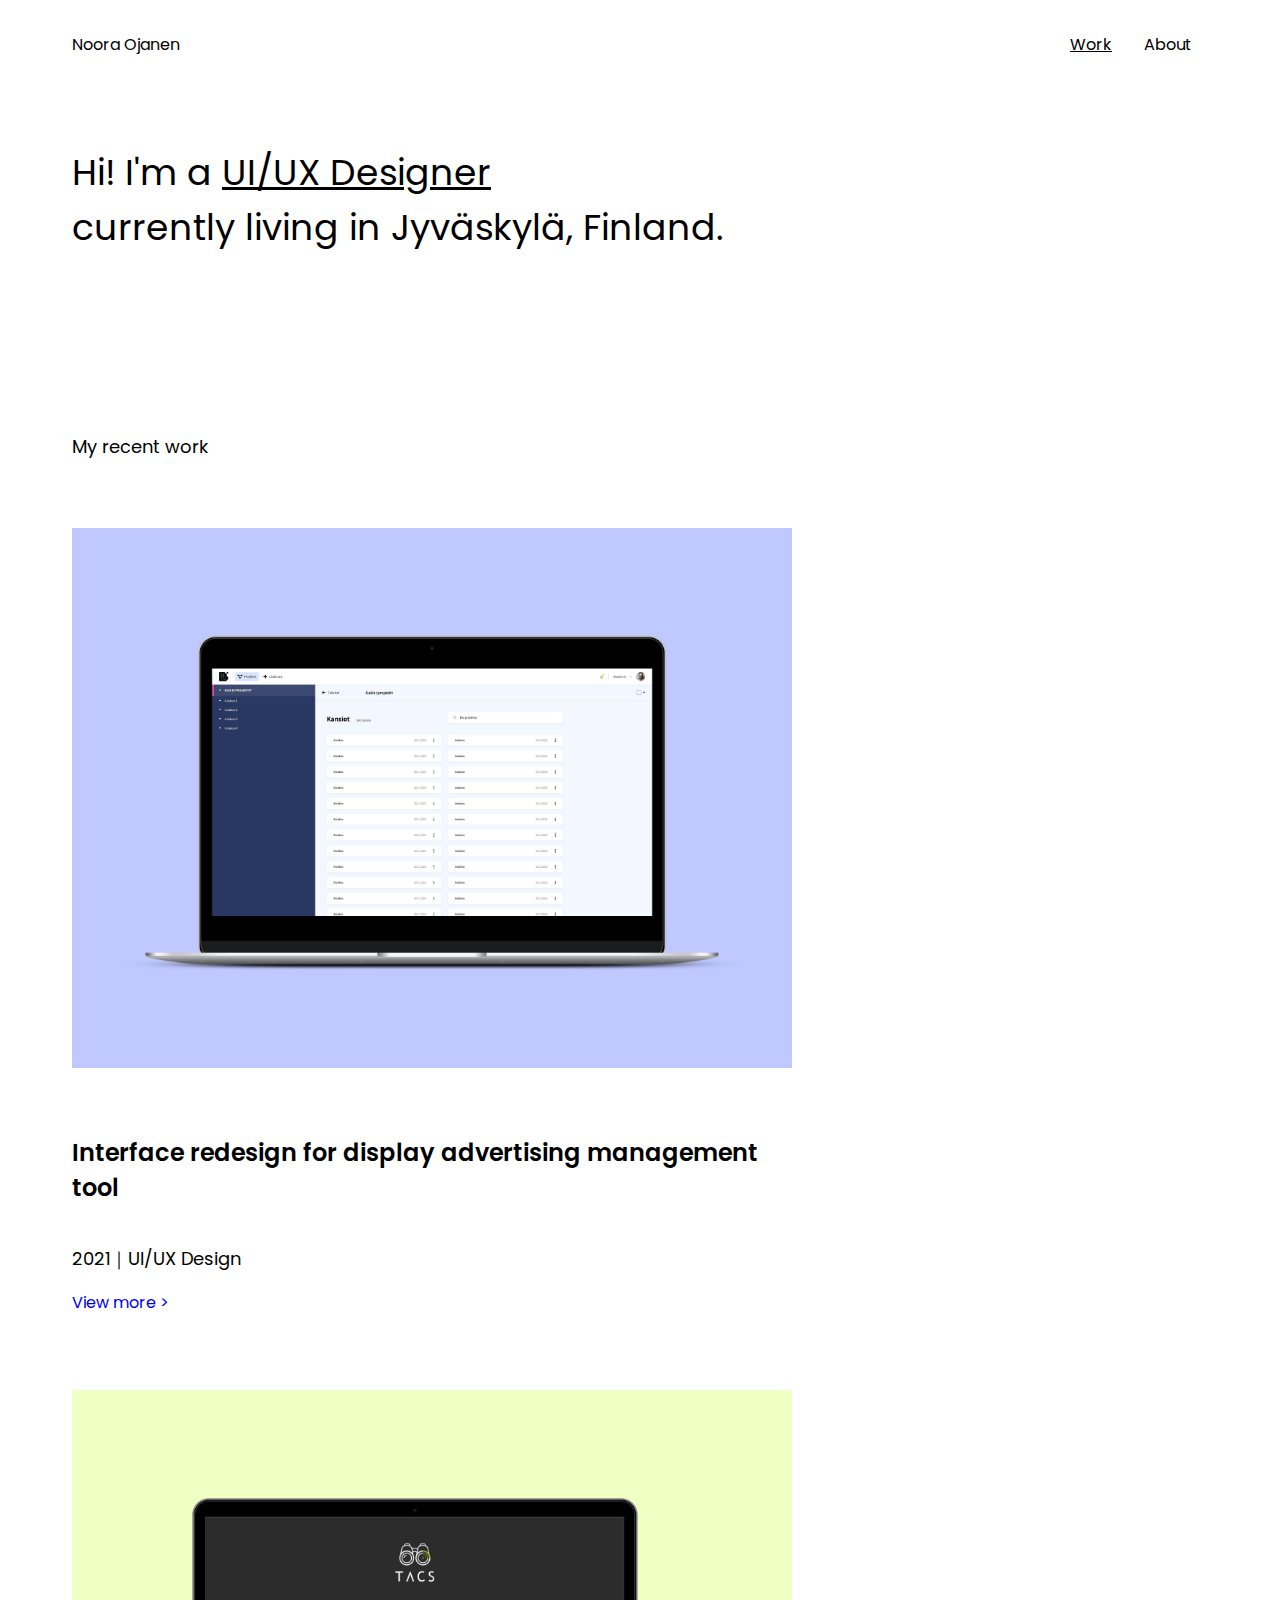
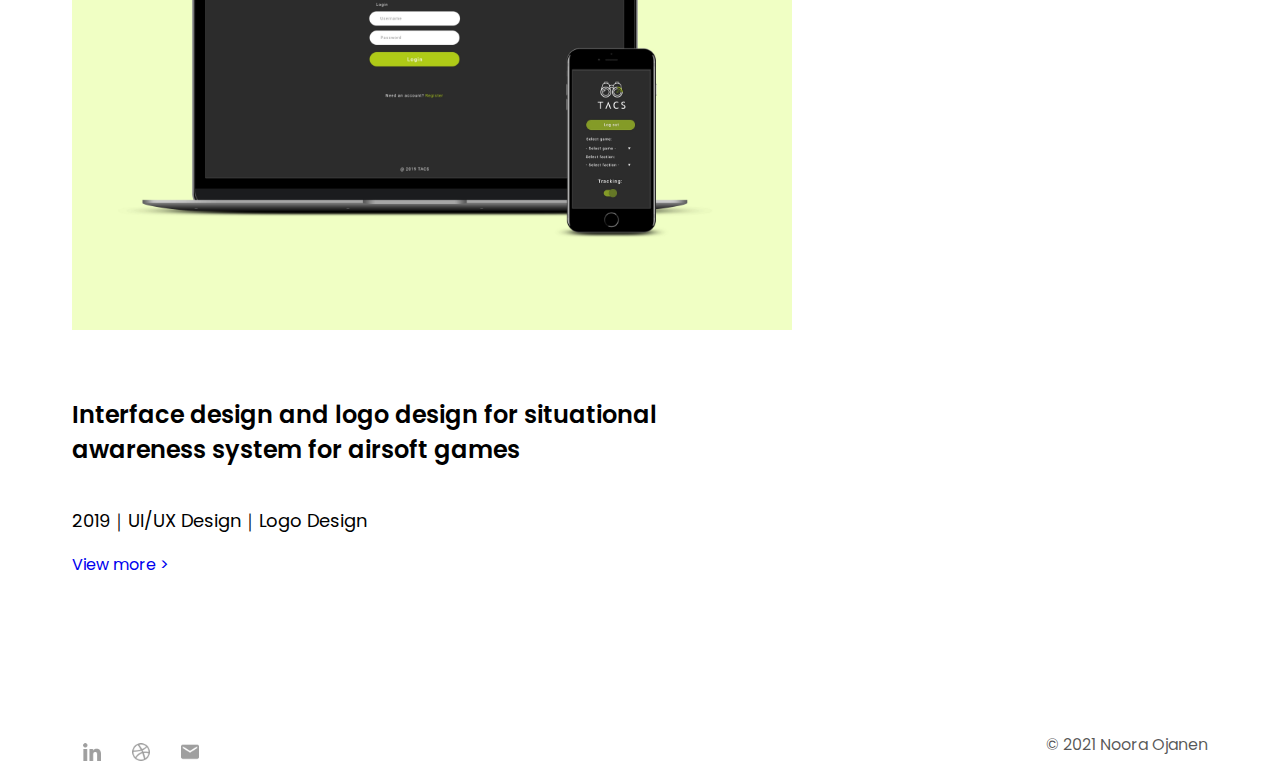
<file: index.html>
<!DOCTYPE html>
<html lang="en">
<head>
    <meta charset="UTF-8">
    <meta name="viewport" content="width=device-width, initial-scale=1.0">
    <title>Noora Ojanen</title>
    <link rel="stylesheet" href="css/main.css">
</head>
<body>

    <div class="nav-container">
        <header>
            <a href="index.html" class="logo" alt="logo">Noora Ojanen</a>
            <nav>
                <!-- <button class="hamburger" id="hamburger">
                <img src="icons/bars-solid.svg" alt="menu"></button>-->
                <ul class="nav-ul" id="nav-ul">
                    <li><a href="index.html"><u>Work</u></a></li>
                    <li><a href="about.html">About</a></li>
                    
                </ul>
            </nav>
        </header>
    </div>

        <div class="hero">
            <div class="content-right">
                <h1>Hi! I'm a <u>UI/UX Designer</u> <br/> currently living in Jyväskylä, Finland.</h1>
               <!-- <p class="social-media">
                    <a href="mailto: nooraojanen@gmail.com" target="_blank"><img src="icons/envelope-regular.svg" alt="email"></a>
                       <a href="https://www.linkedin.com/in/nooraojanen/" target="_blank"><img src="icons/linkedin-in-brands.svg" alt="linkedin"></a>
                            <a href="https://dribbble.com/nooraojanen" target="_blank"><img src="icons/dribbble-brands.svg" alt="dribbble"></a>
                       
                   </p>-->
            </div>
        </div>

    <section class="work">
        <h3>My recent work</h3><br/><br/>
        <div class="project-1">
            <img class="display-img" src="images/display/hero2.jpg" alt="project-1">
            <h2>Interface redesign for display advertising management tool</h2>
            <h3>2021｜UI/UX Design</h3> 
            <a href="displayadmanagementtool.html">View more ></a>
        </div><br/><br/><br/>

    <!--   <div class="project-2">
            <img class="display-img" src="images/puuinfo/puuinfo-hero.jpg" alt="project-2">
            <h2>Interface design for Puuinfo.fi</h2>
            <h3>2020｜UI/UX Design</h3> 
            <a href="#">View more ></a>
        </div><br/><br/><br/> -->

        <div class="project-3">
            <img class="display-img" src="images/tacs/tacs-hero2.jpg" alt="project-3">
            <h2>Interface design and logo design for situational awareness system for airsoft games</h2>
            <h3>2019｜UI/UX Design｜Logo Design</h3> 
            <a href="tacs.html">View more ></a>
        </div><br/><br/><br/>

       
    </section>

    <footer class="footer">
        <p class=" footer-left">
            <a href="https://www.linkedin.com/in/nooraojanen/" target="_blank"><img src="icons/linkedin-icon.png" alt="linkedin"></a>
            <a href="https://dribbble.com/nooraojanen" target="_blank"><img src="icons/dribbble-icon.png" alt="dribbble"></a>
            <a href="mailto: nooraojanen@gmail.com" target="_blank"><img src="icons/email-icon.png" alt="email"></a>
        </p>
        <p class="footer-right">© 2021 Noora Ojanen</p>
    </footer>

    <script type="text/javascript" src="script.js"></script>
</body>
</html>
</file>
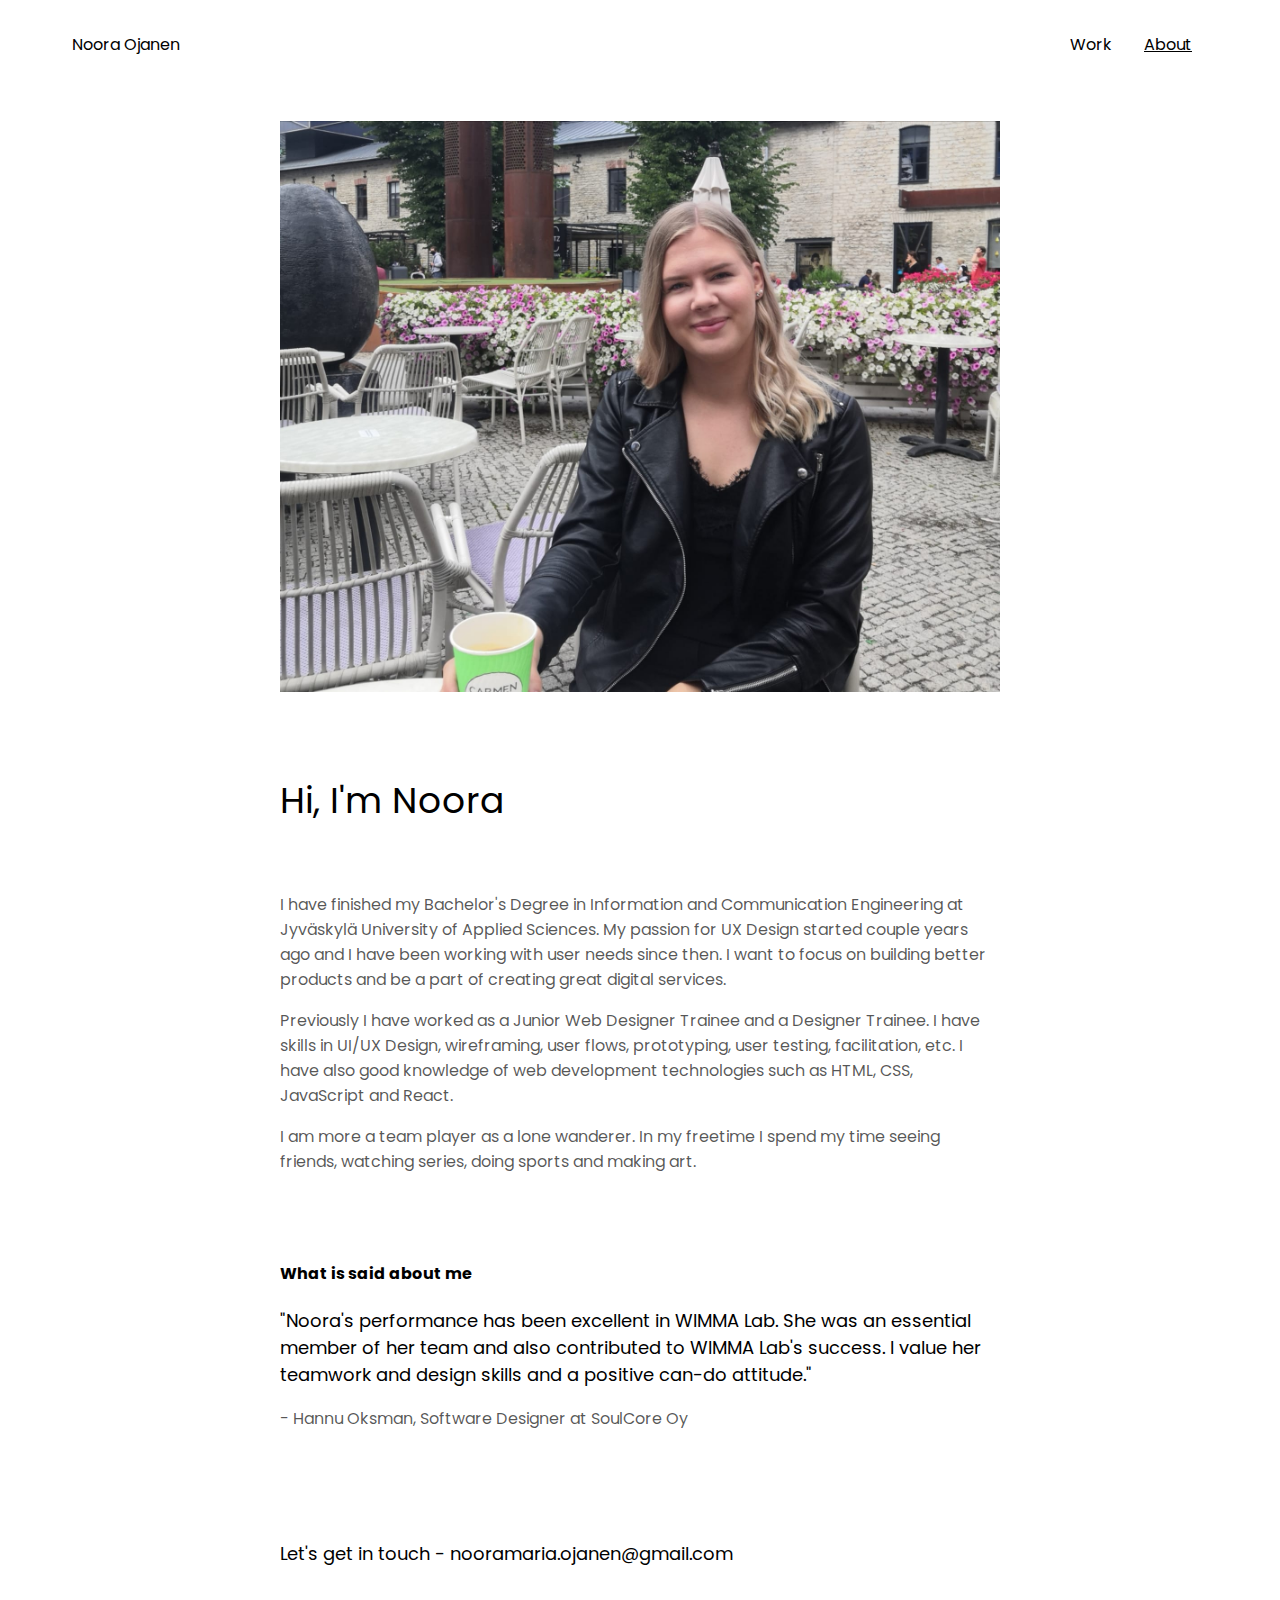
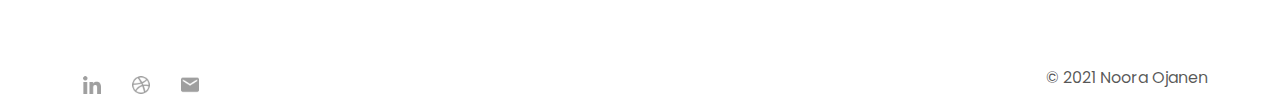
<file: about.html>
<!DOCTYPE html>
<html lang="en">
<head>
    <meta charset="UTF-8">
    <meta name="viewport" content="width=device-width, initial-scale=1.0">
    <title>About</title>
    <link rel="stylesheet" href="css/main.css">
</head>
<body>
    <div class="nav-container">
        <header>
            <a href="index.html" class="logo" alt="logo">Noora Ojanen</a>
            <nav>
                <ul class="nav-ul" id="nav-ul">
                    <li><a href="index.html">Work</a></li>
                    <li><a href="about.html"><u>About</u></a></li>
                    
                </ul>
            </nav>
        </header>
    </div>


<div class="container">
    <img src="images/me.jpeg" alt="me"><br/><br/><br/>
    <h1>Hi, I'm Noora</h1>
    <p>I have finished my Bachelor's Degree in Information and Communication Engineering at Jyväskylä University of Applied Sciences. My passion for UX Design started couple years ago and I have been working with user needs since then. I want to focus on building better products and be a part of creating great digital services.
    </p>
     <p>   Previously I have worked as a Junior Web Designer Trainee and a Designer Trainee. I have skills in UI/UX Design, wireframing, user flows, prototyping, user testing, facilitation, etc. I have also good knowledge of web development technologies such as HTML, CSS, JavaScript and React. </p>
        <p>
            I am more a team player as a lone wanderer. In my freetime I spend my time seeing friends, watching series, doing sports and making art. 
        </p><br/><br/>
        <h4>What is said about  me</h4>
    <h3>"Noora's performance has been excellent in WIMMA Lab. She was an essential member of her team and also contributed to WIMMA Lab's success. I value her teamwork and design skills and a positive can-do attitude."</h3>
    <p>- Hannu Oksman, Software Designer at SoulCore Oy</p><br/><br/><br/>

    <h3>Let's get in touch - nooramaria.ojanen@gmail.com</h3>
</div>

<footer class="footer">
    <p class=" footer-left">
        <a href="https://www.linkedin.com/in/nooraojanen/" target="_blank"><img src="icons/linkedin-icon.png" alt="linkedin"></a>
        <a href="https://dribbble.com/nooraojanen" target="_blank"><img src="icons/dribbble-icon.png" alt="dribbble"></a>
        <a href="mailto: nooraojanen@gmail.com" target="_blank"><img src="icons/email-icon.png" alt="email"></a>
    </p>
    <p class="footer-right">© 2021 Noora Ojanen</p>
</footer>
</body>
</html>
</file>
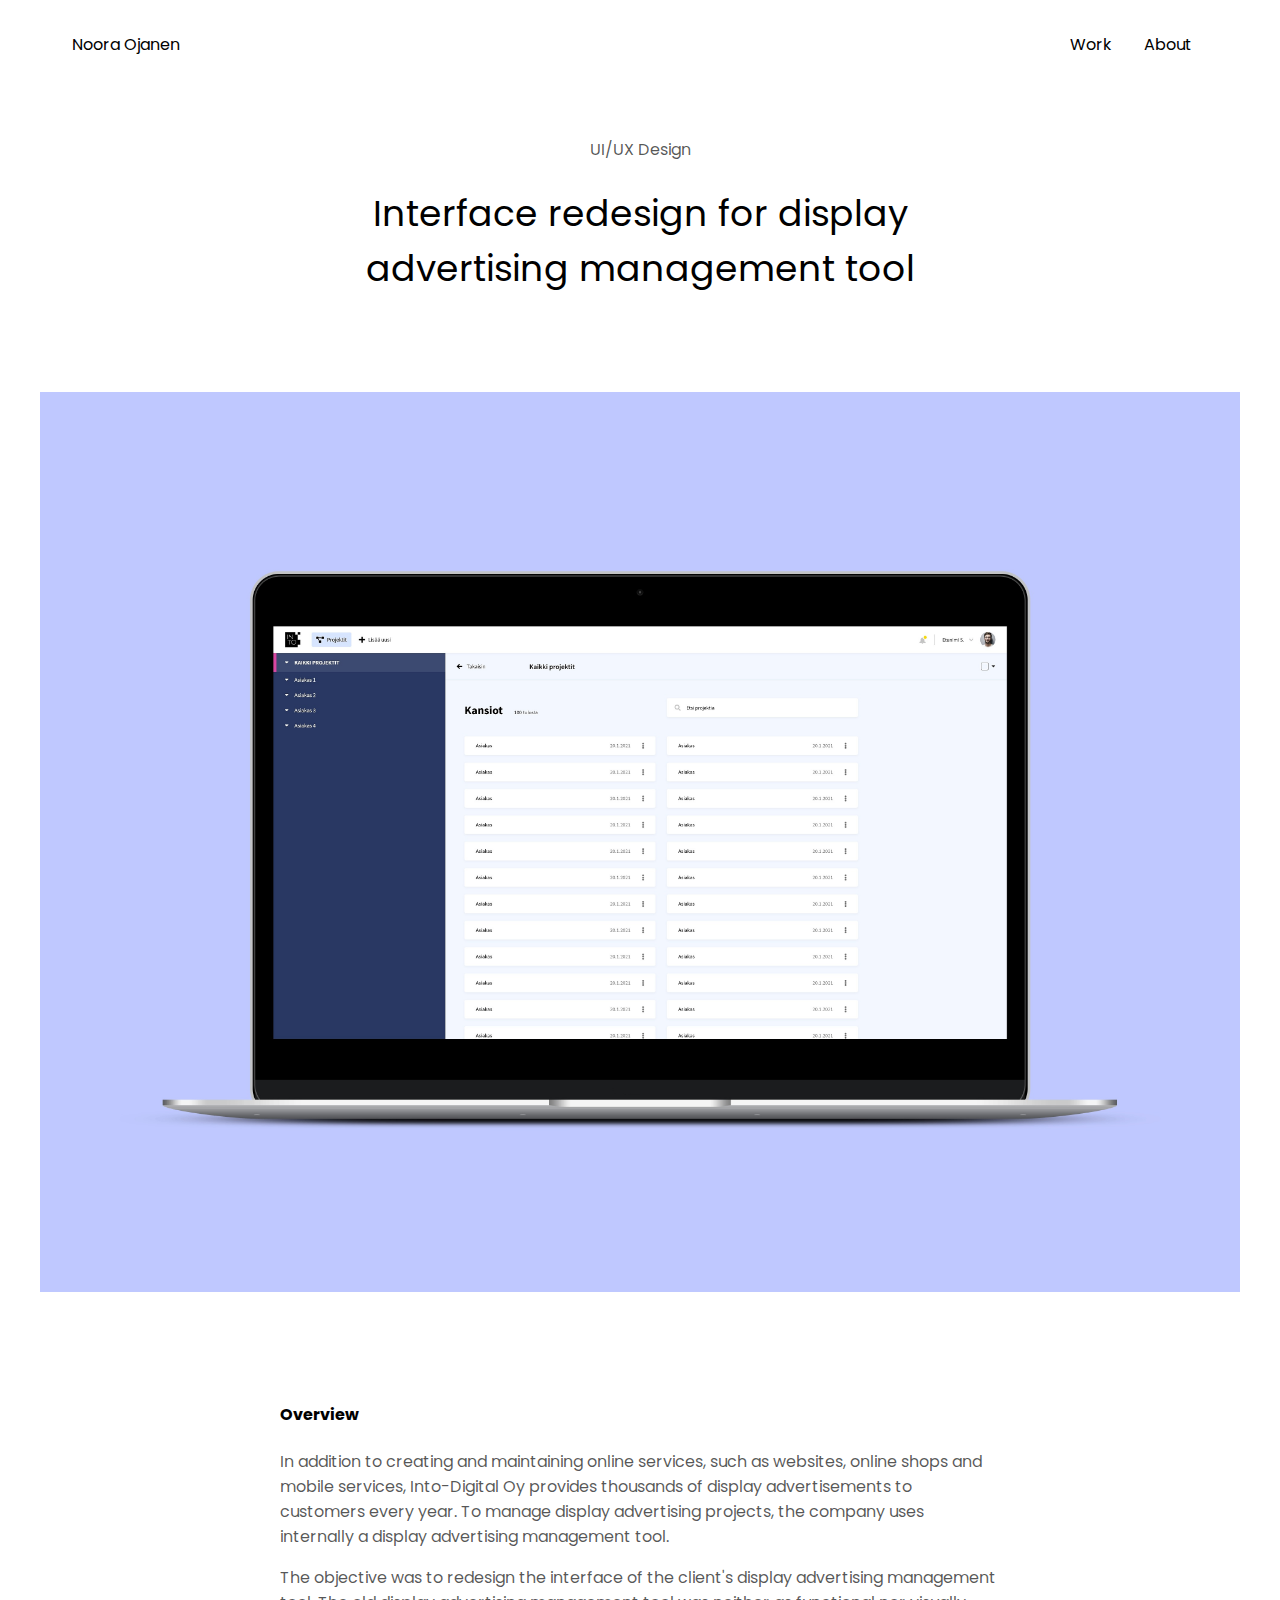
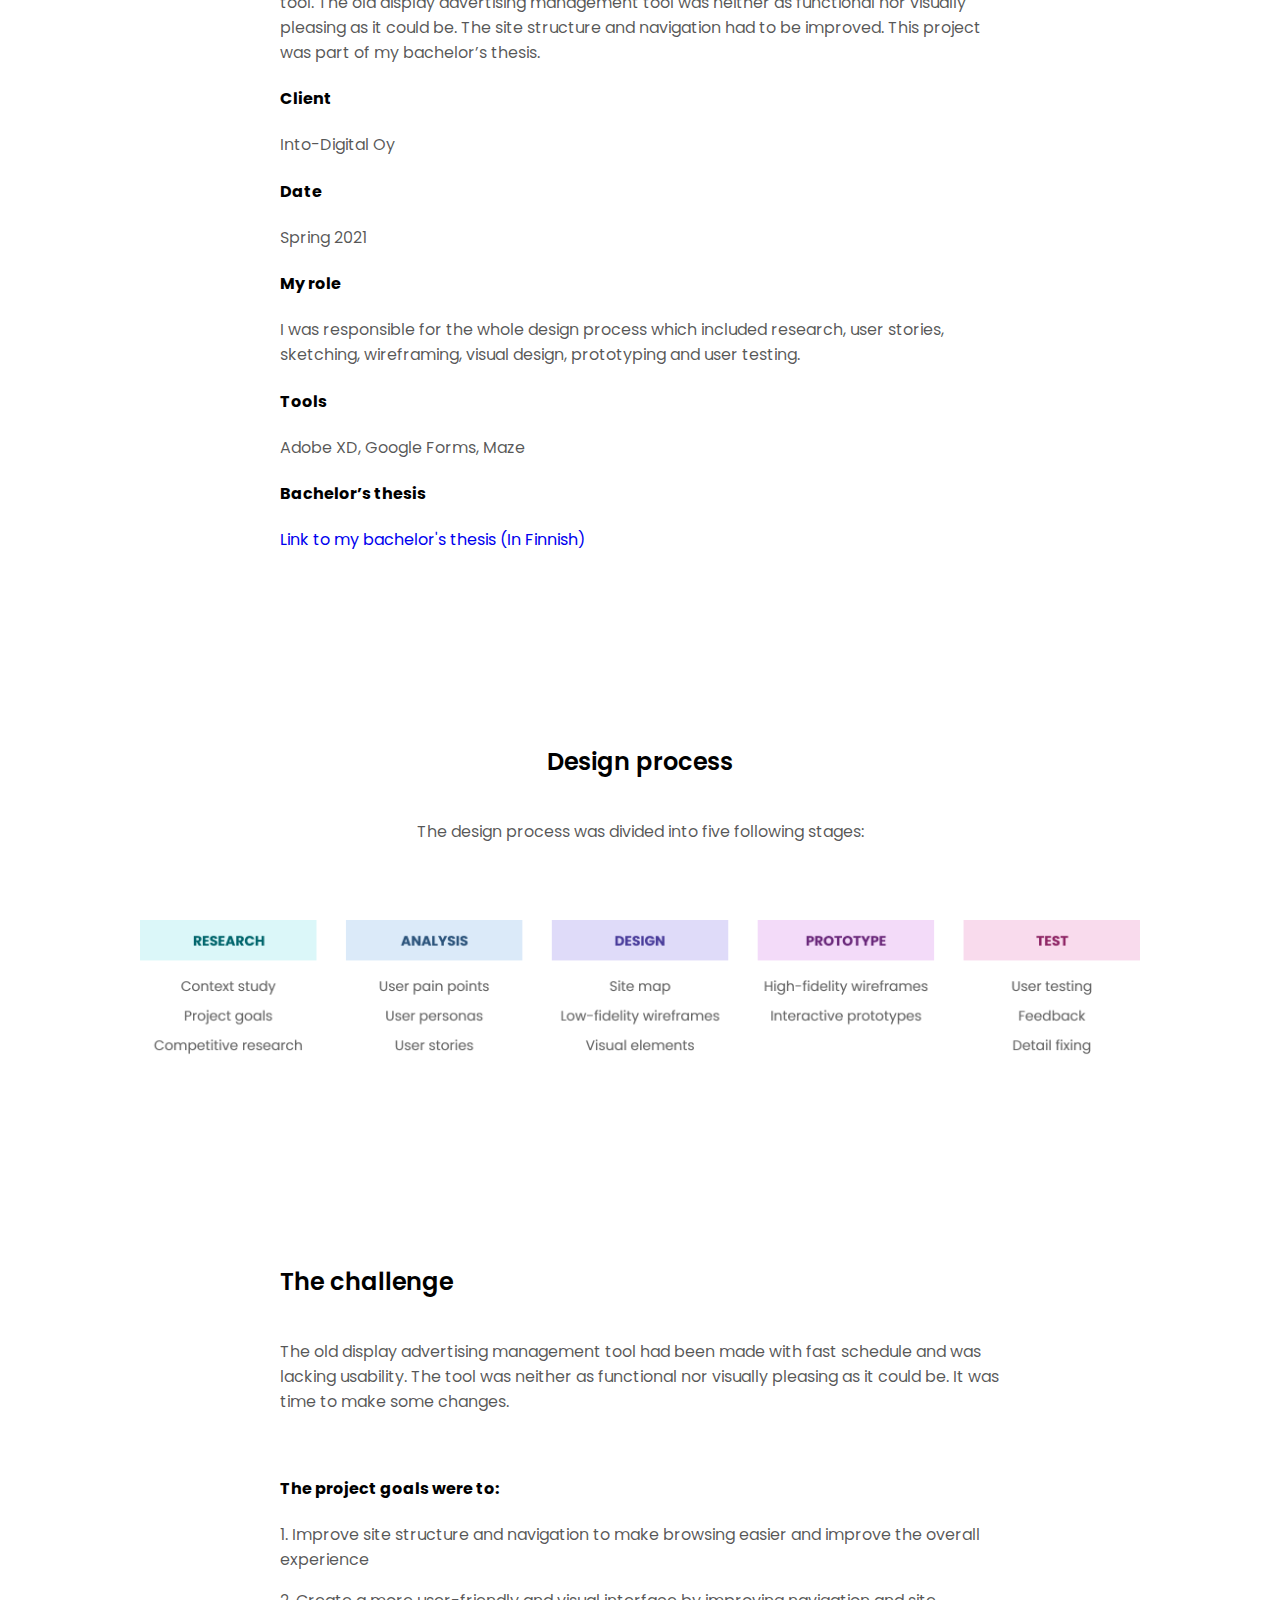
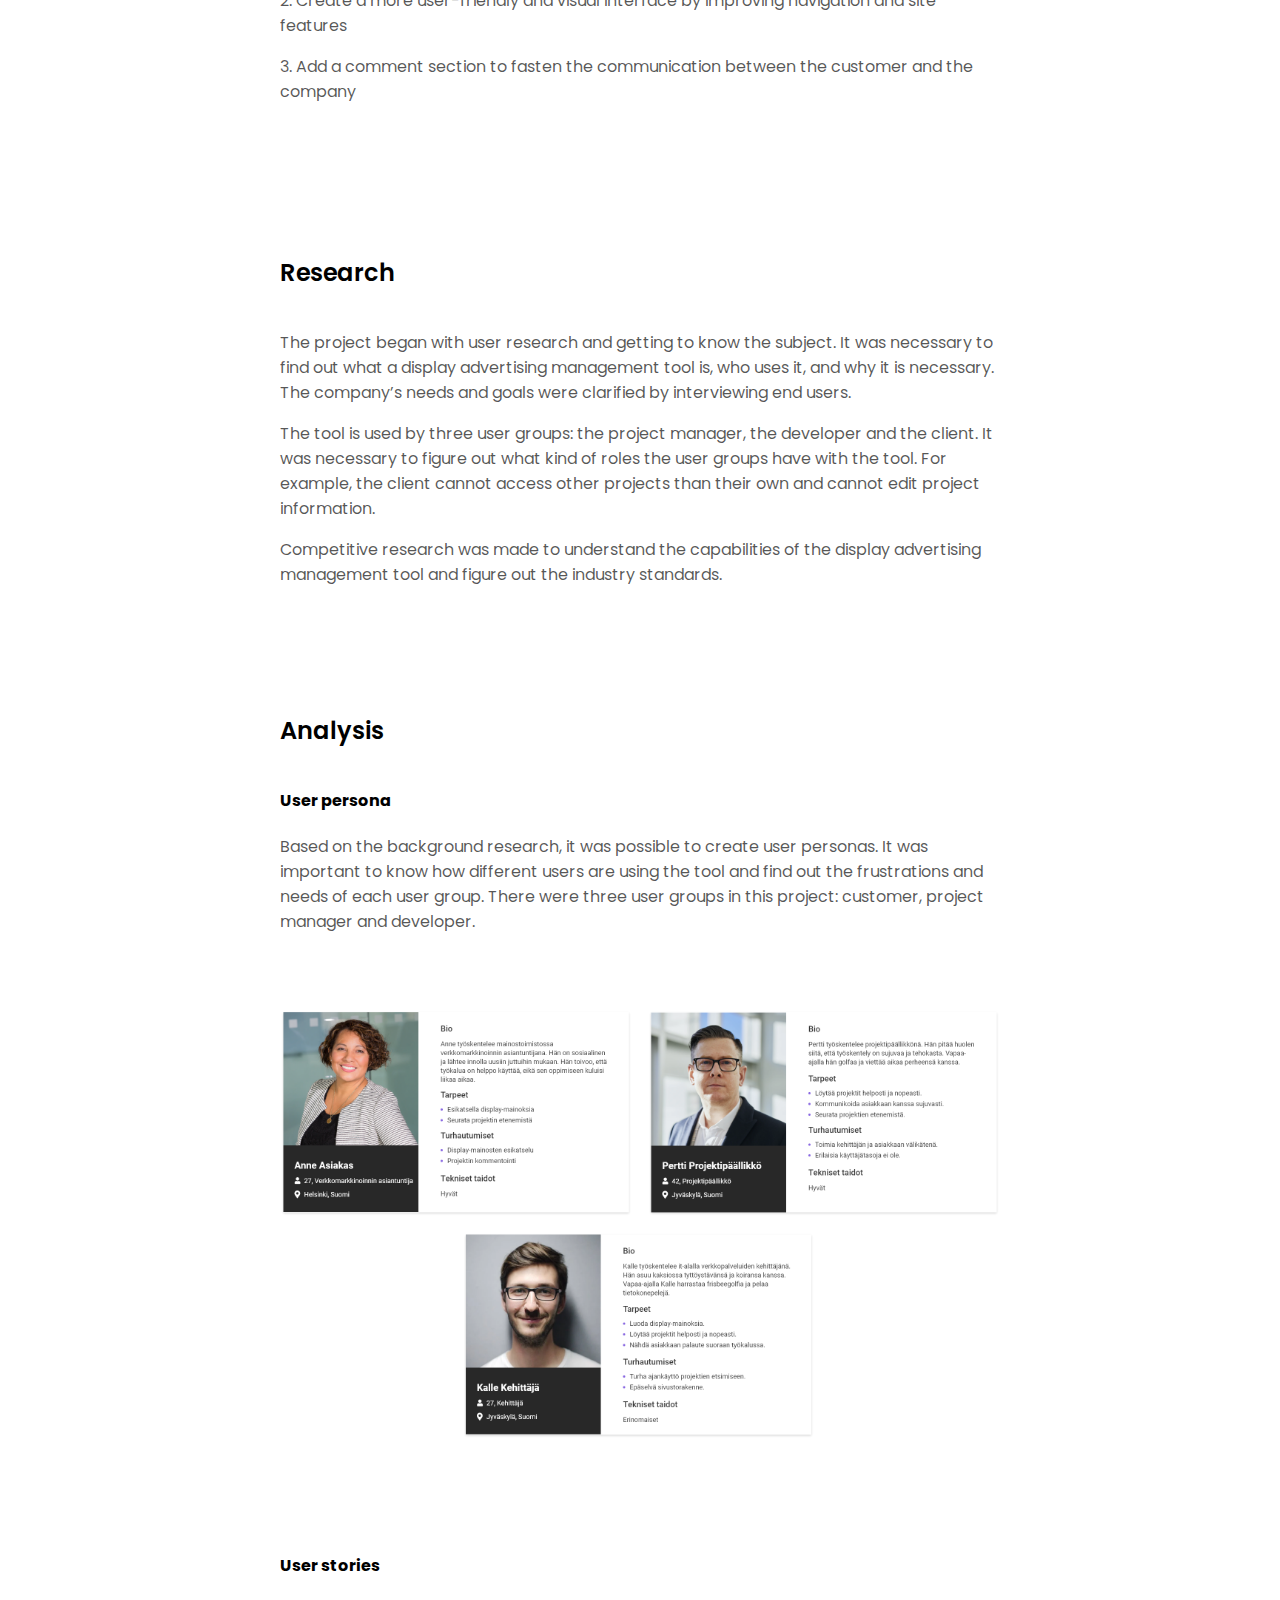
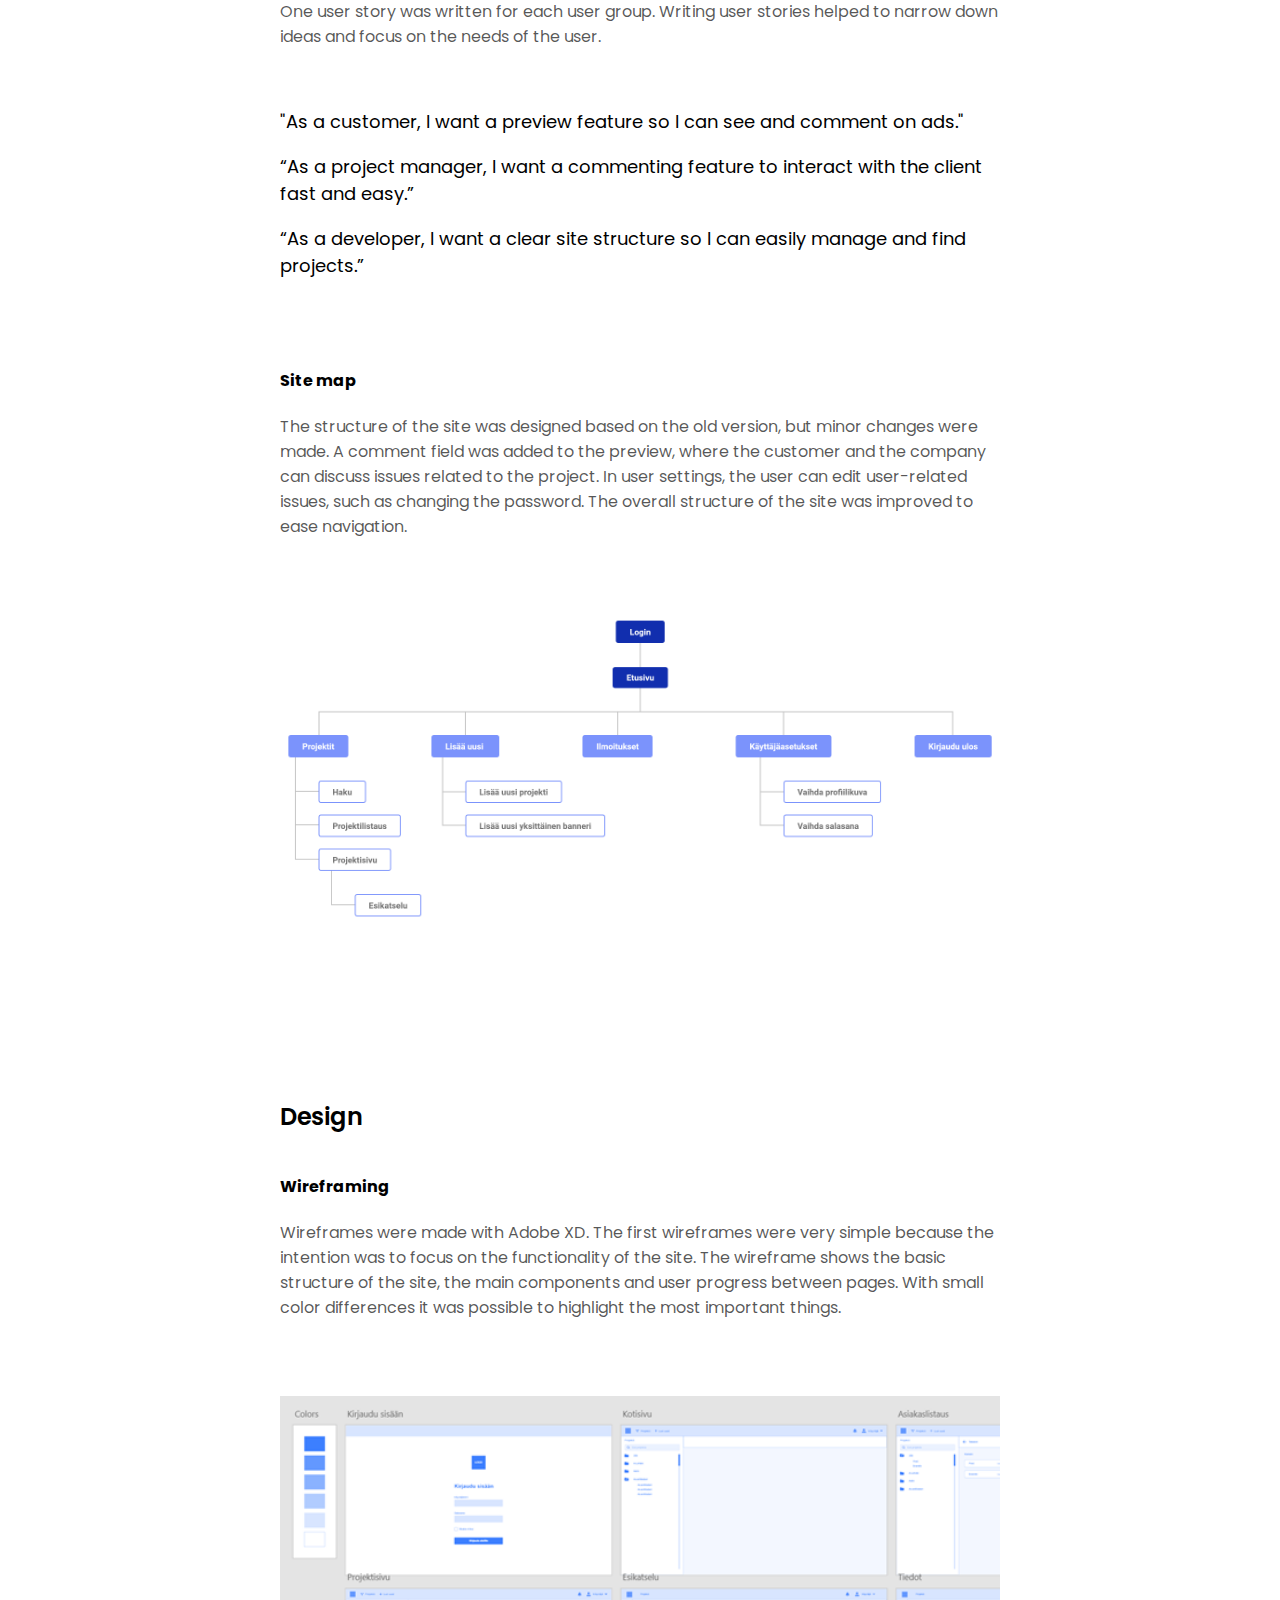
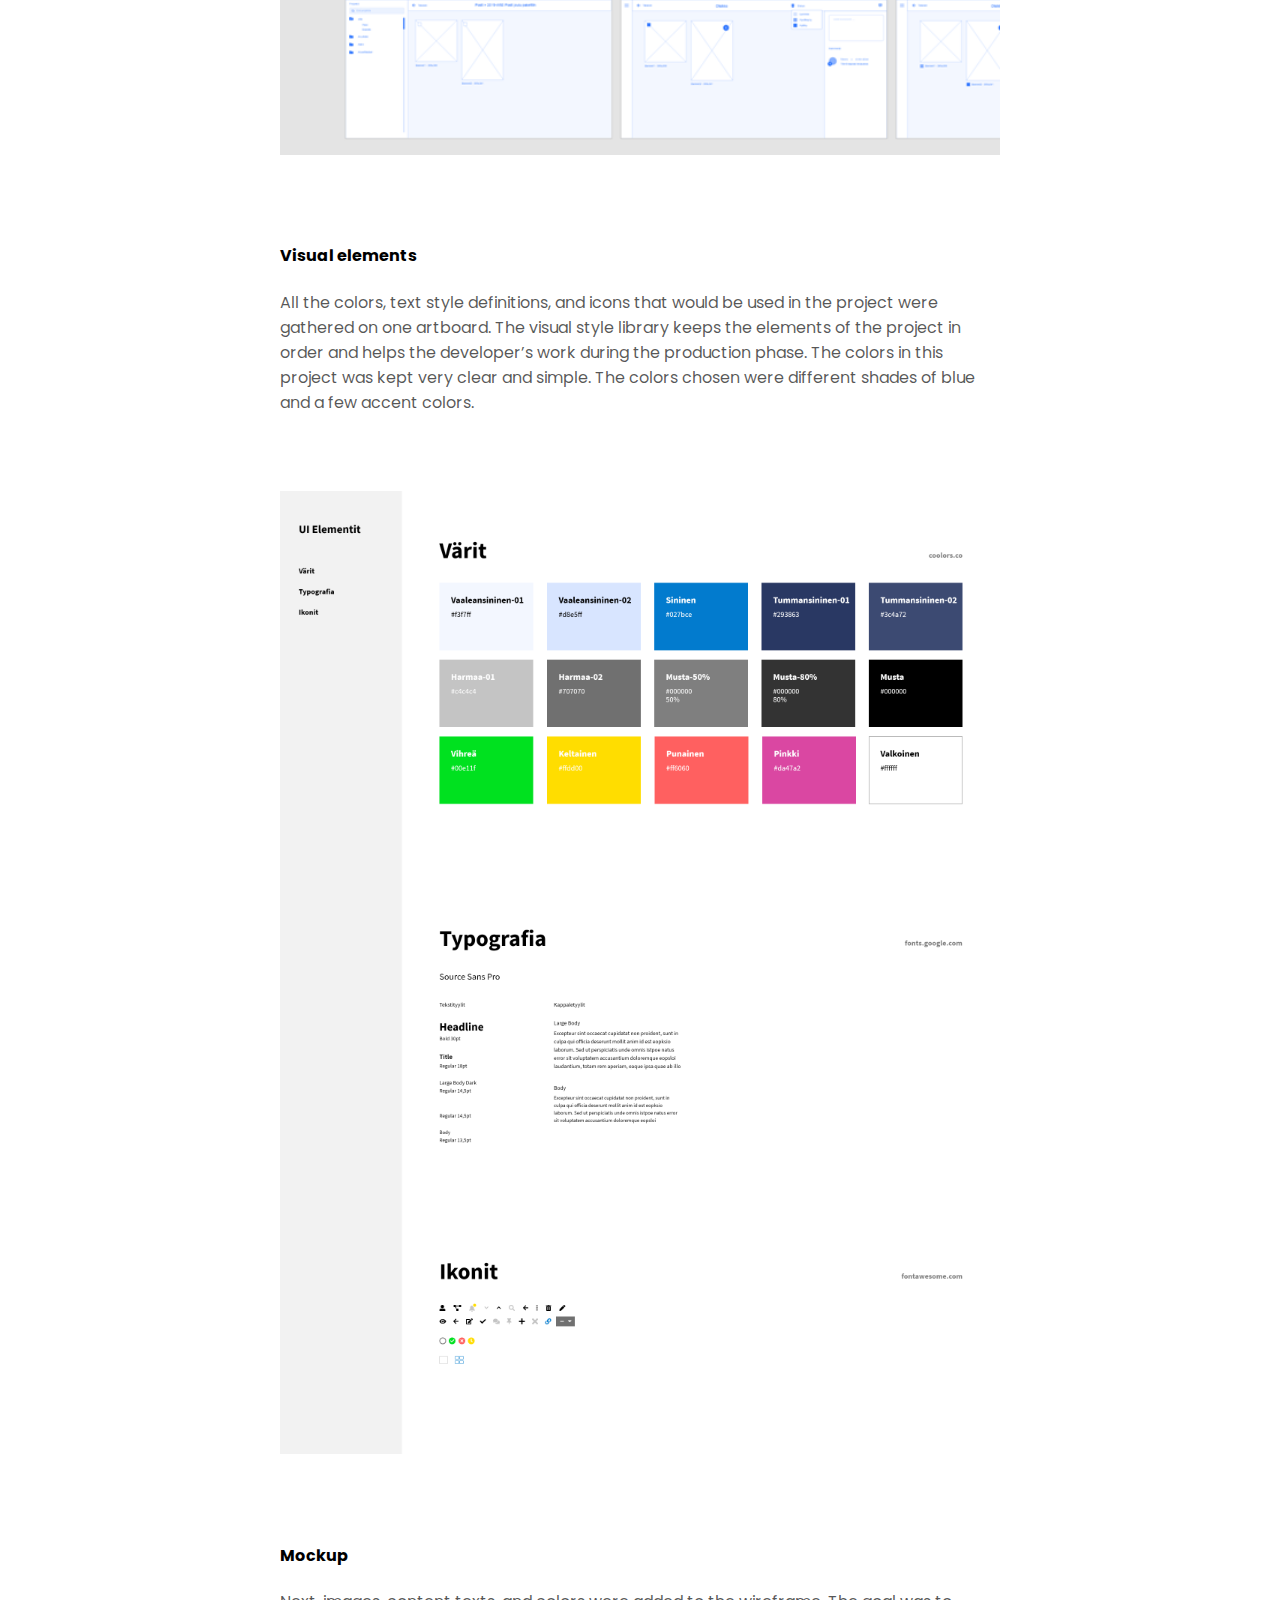
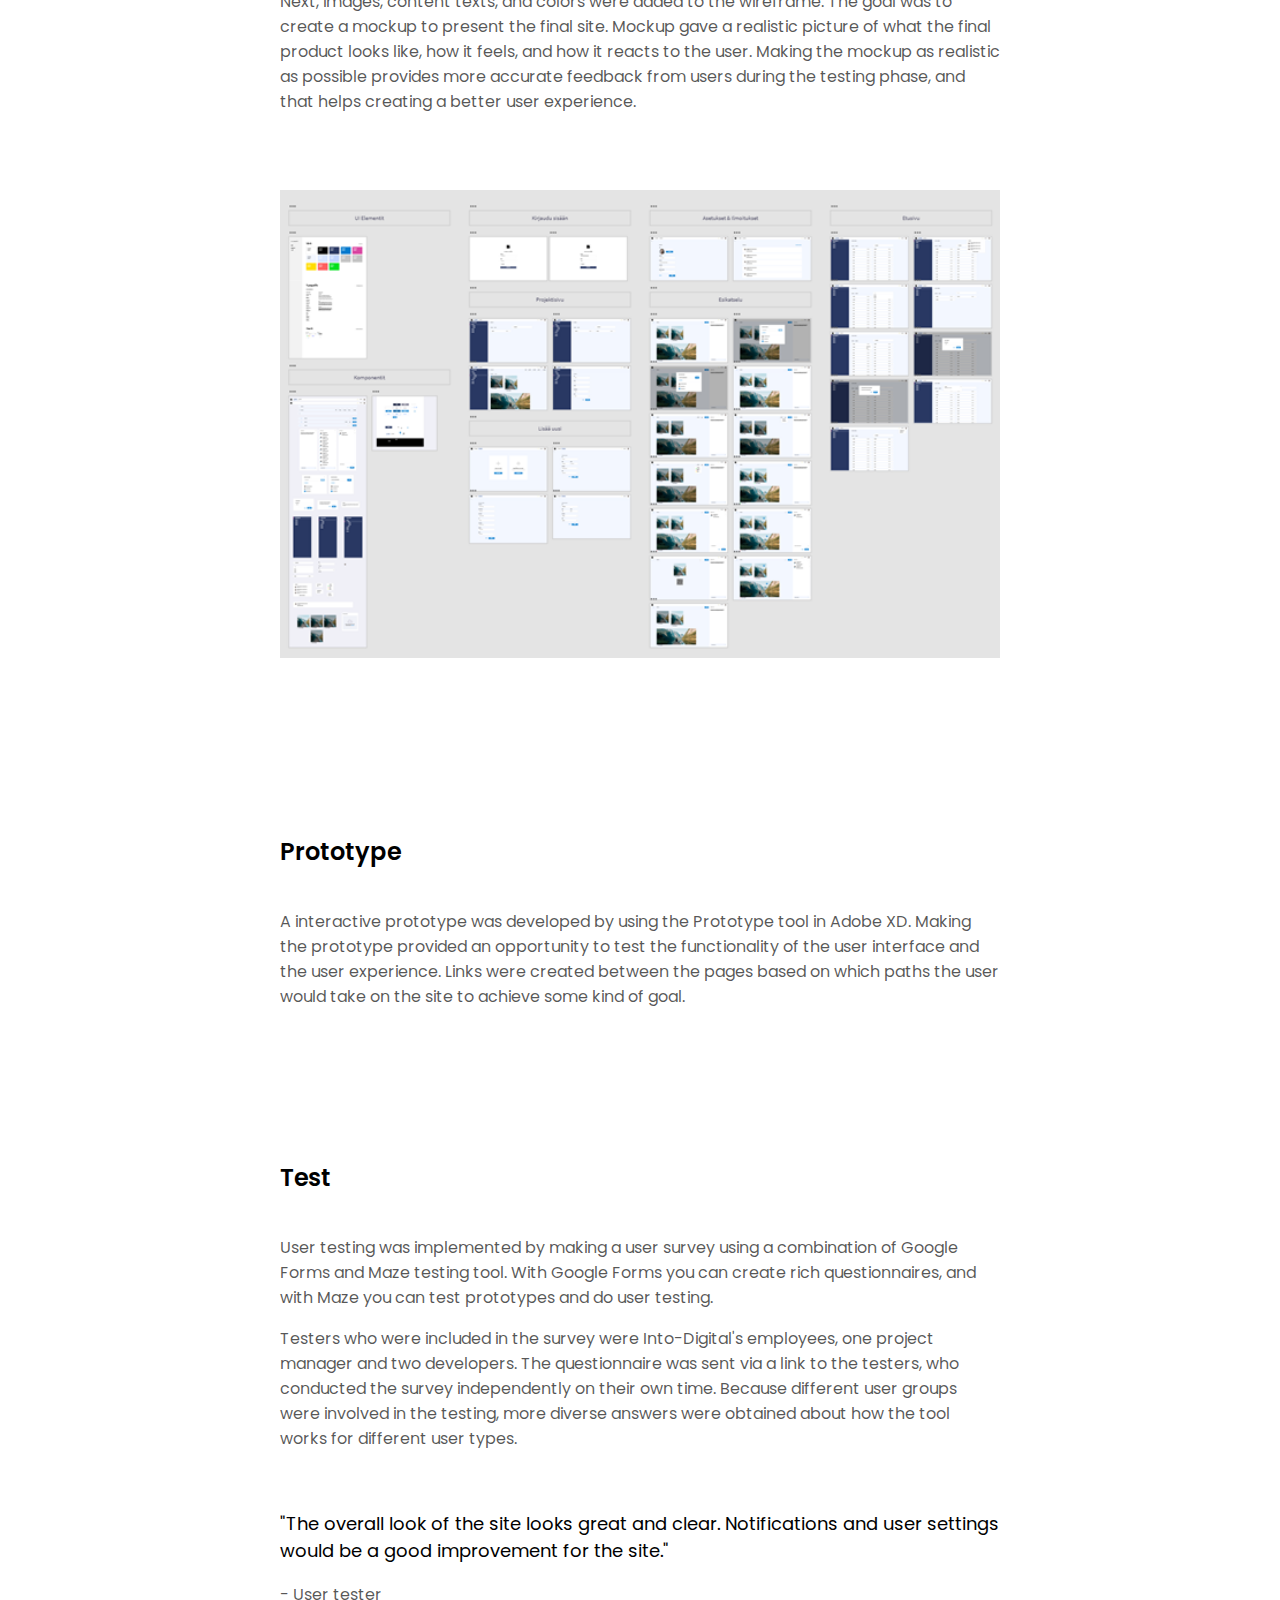
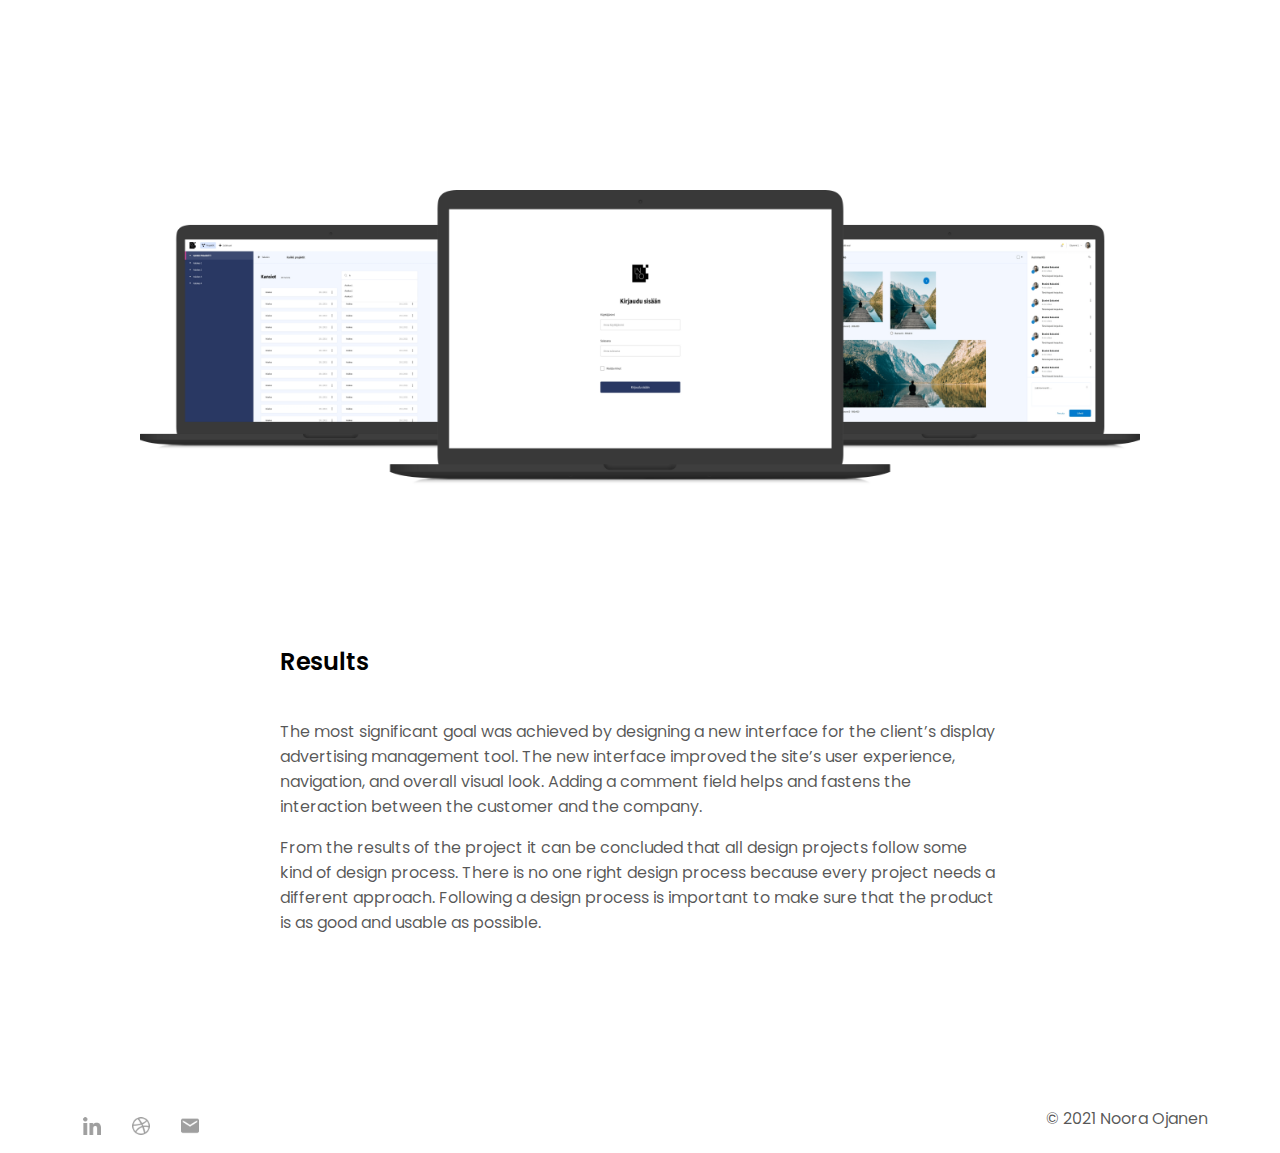
<file: displayadmanagementtool.html>
<!DOCTYPE html>
<html lang="en">
<head>
    <meta charset="UTF-8">
    <meta name="viewport" content="width=device-width, initial-scale=1.0">
    <title>Interface design for display advertising management tool</title>
    <link rel="stylesheet" href="css/main.css">
</head>
<body>
    <div class="nav-container">
        <header>
            <a href="index.html" class="logo" alt="logo">Noora Ojanen</a>
            <nav>
                <ul class="nav-ul" id="nav-ul">
                    <li><a href="index.html">Work</a></li>
                    <li><a href="about.html">About</a></li>
                    
                </ul>
            </nav>
        </header>
    </div>



<div class="container center">
    <p>UI/UX Design</p>
    <h1>Interface redesign for display advertising management tool</h1>
   </div> 

<div>
    <img class="display-img" src="images/display/hero2.jpg" alt="project-1" style="width: 100%;">
</div><br/><br/>

<div class="">
    <div  class="container">
    <h4>Overview</h4>
    <p>In addition to creating and maintaining online services, such as websites, online shops and mobile services, Into-Digital Oy provides thousands of display advertisements to customers every year. To manage display advertising projects, the company uses internally a display advertising management tool.
        </p>
        <p> The objective was to redesign the interface of the client's display advertising management tool. 
            The old display advertising management tool was neither as functional nor visually pleasing as it could be. The site structure and navigation had to be improved. This project was part of my bachelor’s thesis.</p>
    <h4>Client</h4>
    <p>Into-Digital Oy</p>
    <h4>Date</h4>
    <p>Spring 2021</p>
    <h4>My role</h4>
    <p>I was responsible for the whole design process which included research, user stories, sketching, wireframing, visual design, prototyping and user testing.</p>
    <h4>Tools</h4>
    <p>Adobe XD, Google Forms, Maze</p>
    <h4>Bachelor’s thesis</h4>
    <a href="http://urn.fi/URN:NBN:fi:amk-202103314083" target="_blank">Link to my bachelor's thesis (In Finnish)</a>
</div>
</div><br/><br/><br/><br/>

<div class="center">
    <h2 class="title">Design process</h2>
    <p>The design process was divided into five following stages:</p>
    <img class="case-img pd-1 img" src="images/display/process.png" alt="design process">
</div><br/><br/>

<div class="container">
    <h2>The challenge</h2>
    <p>The old display advertising management tool had been made with fast schedule and was lacking usability. The tool was neither as functional nor visually pleasing as it could be. It was time to make some changes.</p><br/>
    <h4>The project goals were to:</h4>
    <p>1. Improve site structure and navigation to make browsing easier and improve the overall experience</p>
    <p>2. Create a more user-friendly and visual interface by improving navigation and site features</p>
    <p>3. Add a comment section to fasten the communication between the customer and the company</p>
    </br></br></br>
    
    <h2>Research</h2>
    <p>The project began with user research and getting to know the subject. It was necessary to find out what a display advertising management tool is, who uses it, and why it is necessary. The company’s needs and goals were clarified by interviewing end users.</p>
    <p>The tool is used by three user groups: the project manager, the developer and the client.  It was necessary to figure out what kind of roles the user groups have with the tool. For example, the client cannot access other projects than their own and cannot edit project information. </p>
    <p>Competitive research was made to understand the capabilities of the display advertising management tool and figure out the industry standards. </p>
    <br/><br/>
    <h2>Analysis</h2>
    <h4>User persona</h4>
    <p>Based on the background research, it was possible to create user personas. It was important to know how different users are using the tool and find out the frustrations and needs of each user group. There were three user groups in this project: customer, project manager and developer.</p>
    <img class="case-img" src="images/display/display-personas.png" alt="user personas"><br/><br/>
    <h4>User stories</h4>
    <p>One user story was written for each user group. Writing user stories helped to narrow down ideas and focus on the needs of the user.</p><br/>
    <h3>"As a customer, I want a preview feature so I can see and comment on ads."</h3>
    <h3>“As a project manager, I want a commenting feature to interact with the client fast and easy.”</h3>
    <h3>“As a developer, I want a clear site structure so I can easily manage and find projects.”</h3><br/><br/>
    <h4>Site map</h4>
    <p>The structure of the site was designed based on the old version, but minor changes were made. 
    A comment field was added to the preview, where the customer and the company can discuss issues related to the project. In user settings, the user can edit user-related issues, such as changing the password. The overall structure of the site was improved to ease navigation.
    </p>
    <img class="case-img" src="images/display/display-sitemap.png" alt="site map"><br/><br/><br/>

    <h2>Design</h2>
    <h4>Wireframing</h4>
    <p>Wireframes were made with Adobe XD. The first wireframes were very simple because the intention was to focus on the functionality of the site. The wireframe shows the basic structure of the site, the main components and user progress between pages. With small color differences it was possible to highlight the most important things.</p>
    <img class="case-img" src="images/display/wireframes.png" alt="wireframes">
    <h4>Visual elements</h4>
    <p>All the colors, text style definitions, and icons that would be used in the project were gathered on one artboard. The visual style library keeps the elements of the project in order and helps the developer’s work during the production phase. 
        The colors in this project was kept very clear and simple. The colors chosen were different shades of blue and a few accent colors.</p>
    <img class="case-img" src="images/display/UI-elements.png" alt="UI-elements">
    <h4>Mockup</h4>
    <p>Next, images, content texts, and colors were added to the wireframe. The goal was to create a mockup to present the final site. Mockup gave a realistic picture of what the final product looks like, how it feels, and how it reacts to the user. Making the mockup as realistic as possible provides more accurate feedback from users during the testing phase, and that helps creating a better user experience.</p>
    <img class="case-img" src="images/display/mockup.png" alt="mockup"><br/><br/><br/>

    <h2>Prototype</h2>
    <p>A interactive prototype was developed by using the Prototype tool in Adobe XD. Making the prototype provided an opportunity to test the functionality of the user interface and the user experience. Links were created between the pages based on which paths the user would take on the site to achieve some kind of goal.</p><br/><br/><br/>

    <h2>Test</h2>
    <p>User testing was implemented by making a user survey using a combination of Google Forms and Maze testing tool. With Google Forms you can create rich questionnaires, and with Maze you can test prototypes and do user testing. </p>
    <p>Testers who were included in the survey were Into-Digital's employees, one project manager and two developers. The questionnaire was sent via a link to the testers, who conducted the survey independently on their own time. Because different user groups were involved in the testing, more diverse answers were obtained about how the tool works for different user types.</p><br/>
    <h3>"The overall look of the site looks great and clear. Notifications and user settings would be a good improvement for the site."</h3>
    <p>- User tester</p><br/><br/><br/>
</div>

    <div class="center">
        <img class="case-img pd-1" src="images/display/results2.jpg" alt="results">
    </div>
   
<div class="container">
    <h2>Results</h2>
    <p>The most significant goal was achieved by designing a new interface for the client’s display advertising management tool. The new interface improved the site’s user experience, navigation, and overall visual look. Adding a comment field helps and fastens the interaction between the customer and the company.</p>

      <p>  From the results of the project it can be concluded that all design projects follow some kind of design process. There is no one right design process because every project needs a different approach. Following a design process is important to make sure that the product is as good and usable as possible.
        </p><br/><br/><br/>
</div>

<footer class="footer">
    <p class=" footer-left">
        <a href="https://www.linkedin.com/in/nooraojanen/" target="_blank"><img src="icons/linkedin-icon.png" alt="linkedin"></a>
        <a href="https://dribbble.com/nooraojanen" target="_blank"><img src="icons/dribbble-icon.png" alt="dribbble"></a>
        <a href="mailto: nooraojanen@gmail.com" target="_blank"><img src="icons/email-icon.png" alt="email"></a>
    </p>
    <p class="footer-right">© 2021 Noora Ojanen</p>
</footer>

<script type="text/javascript" src="script.js" charset="utf-8"></script>
</body>
</html>
</file>
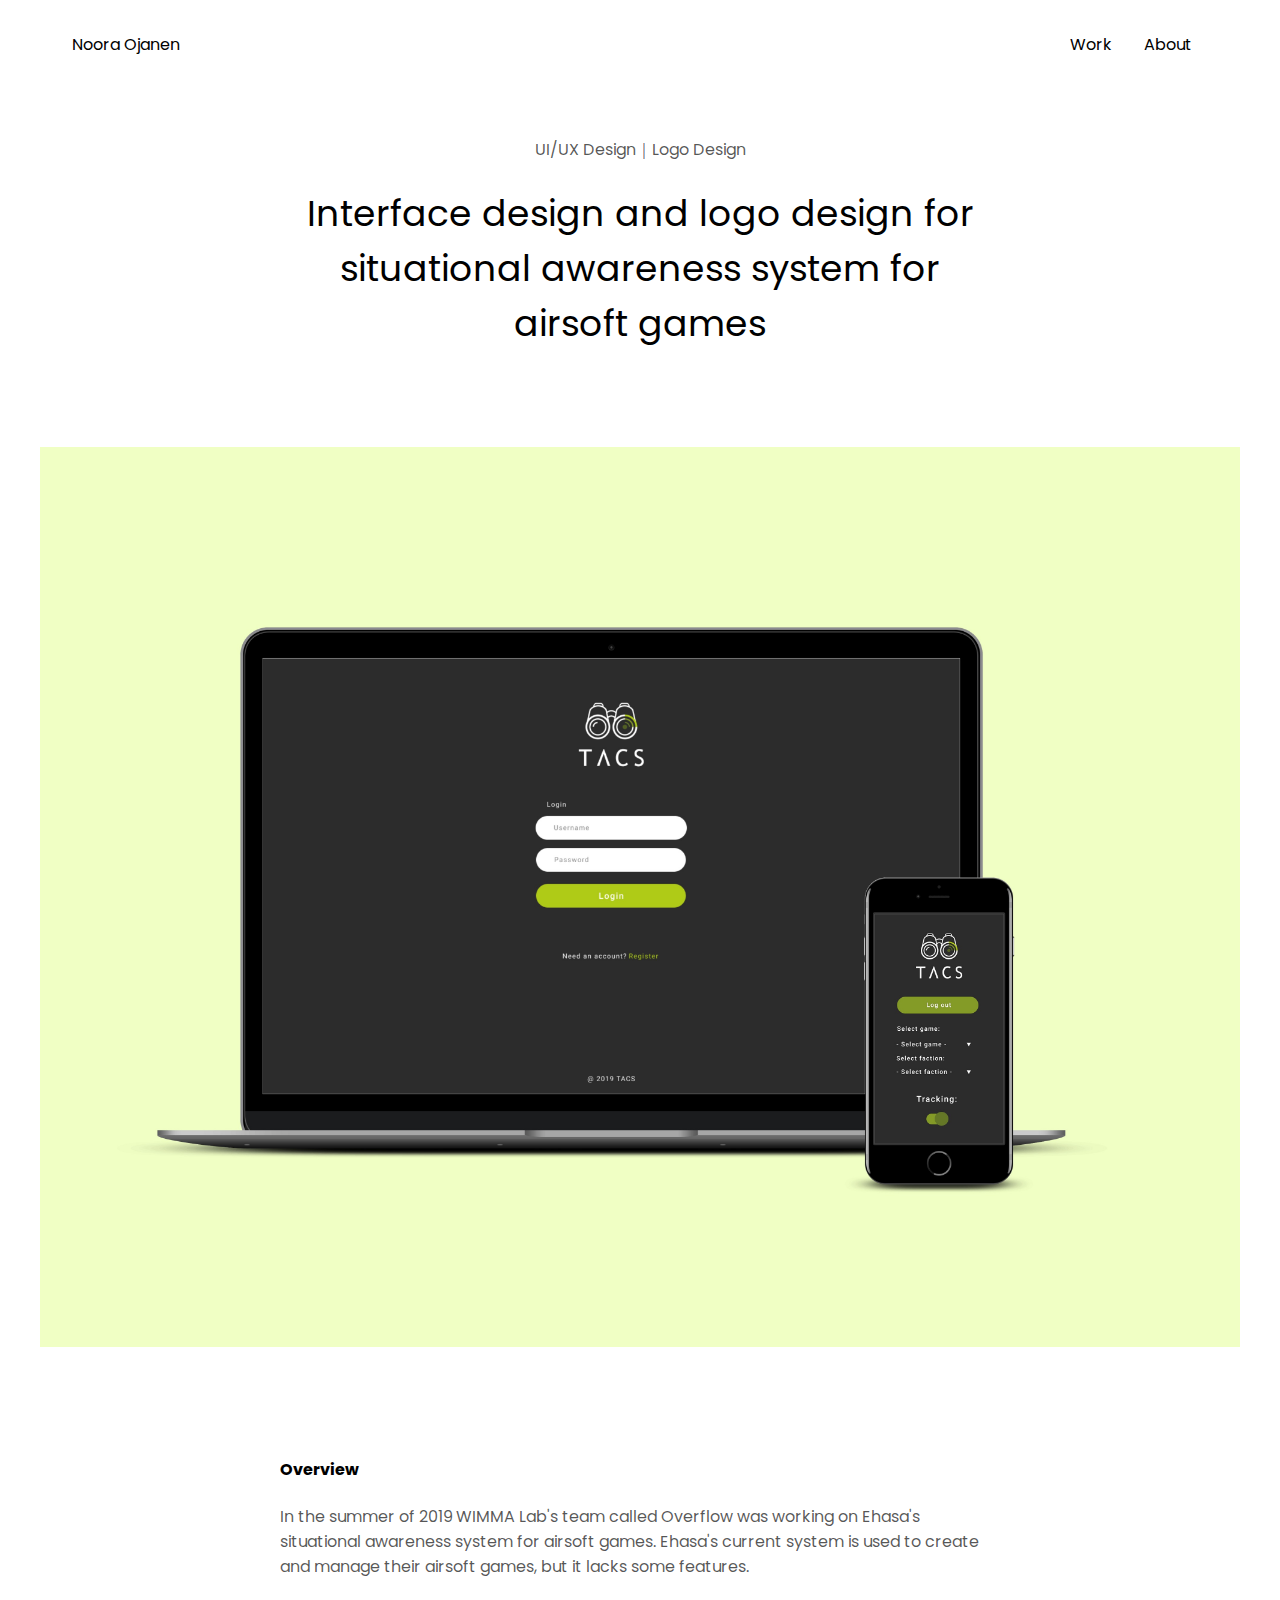
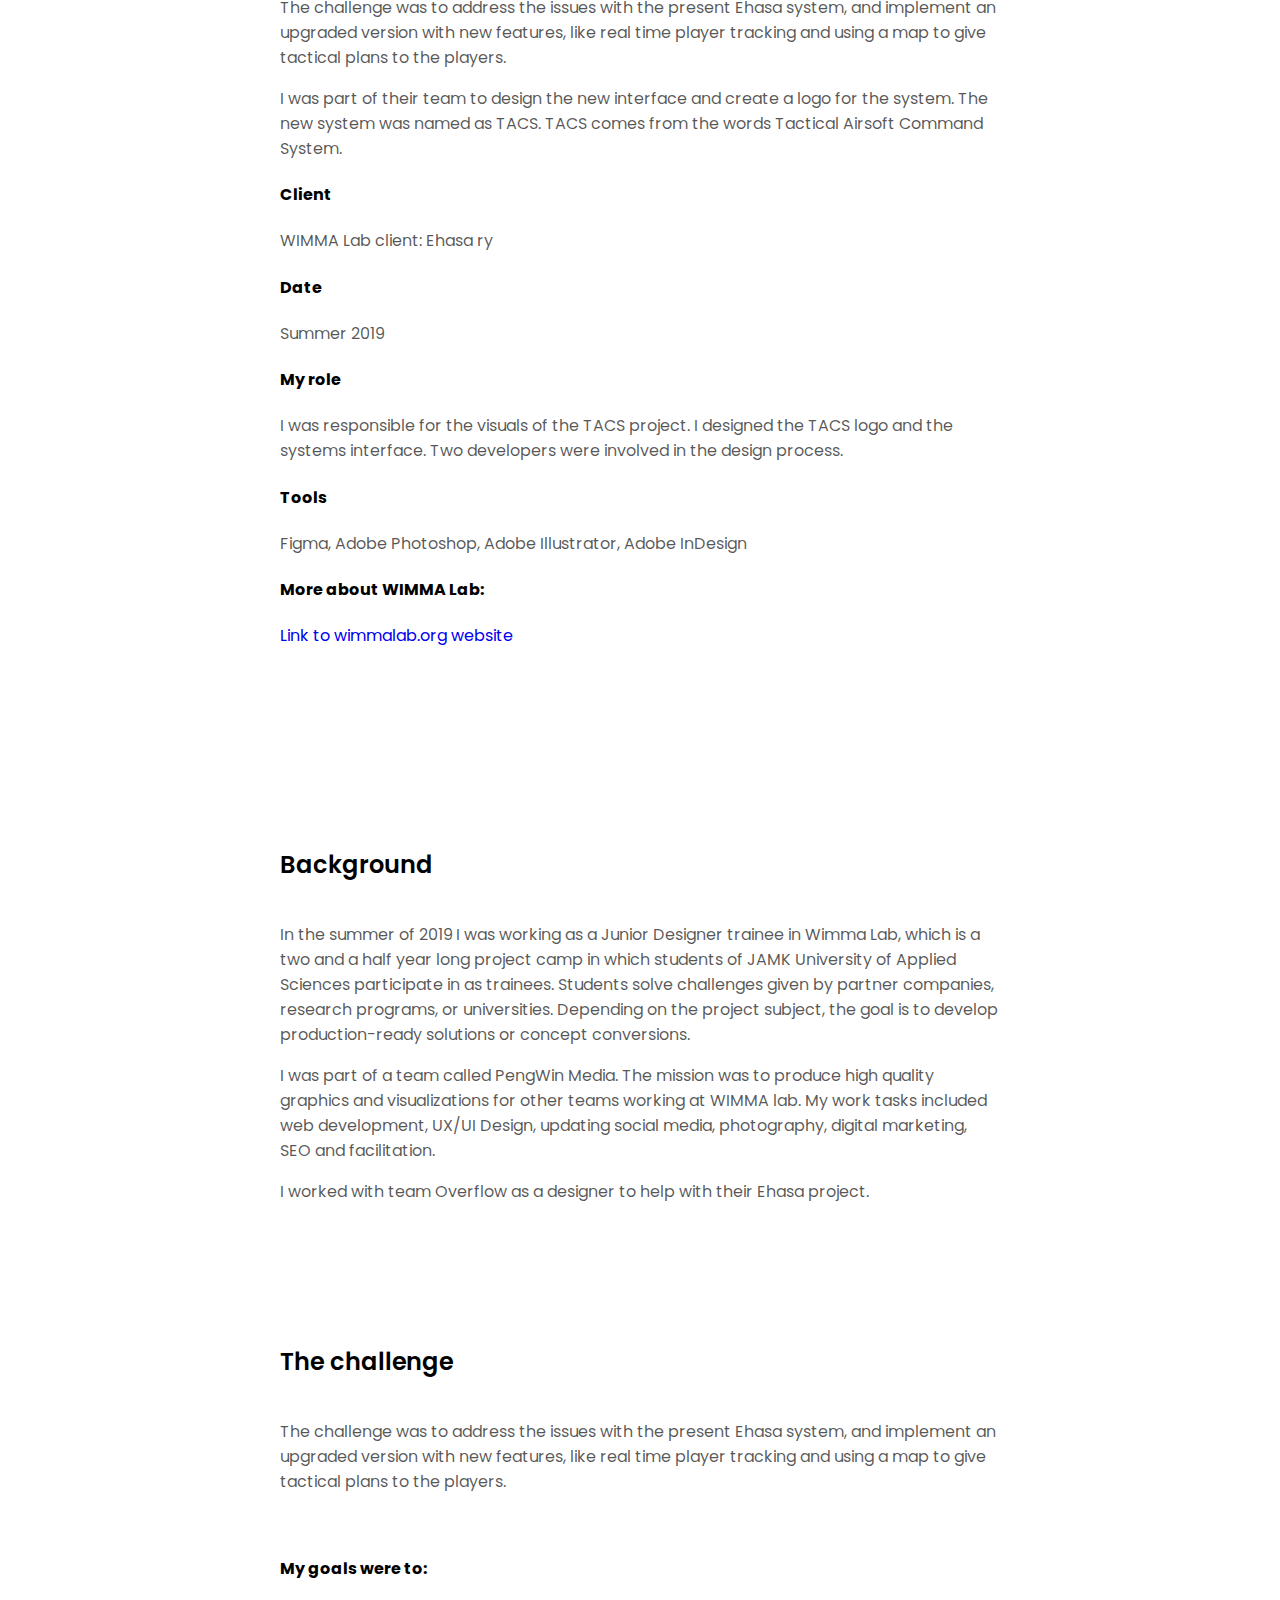
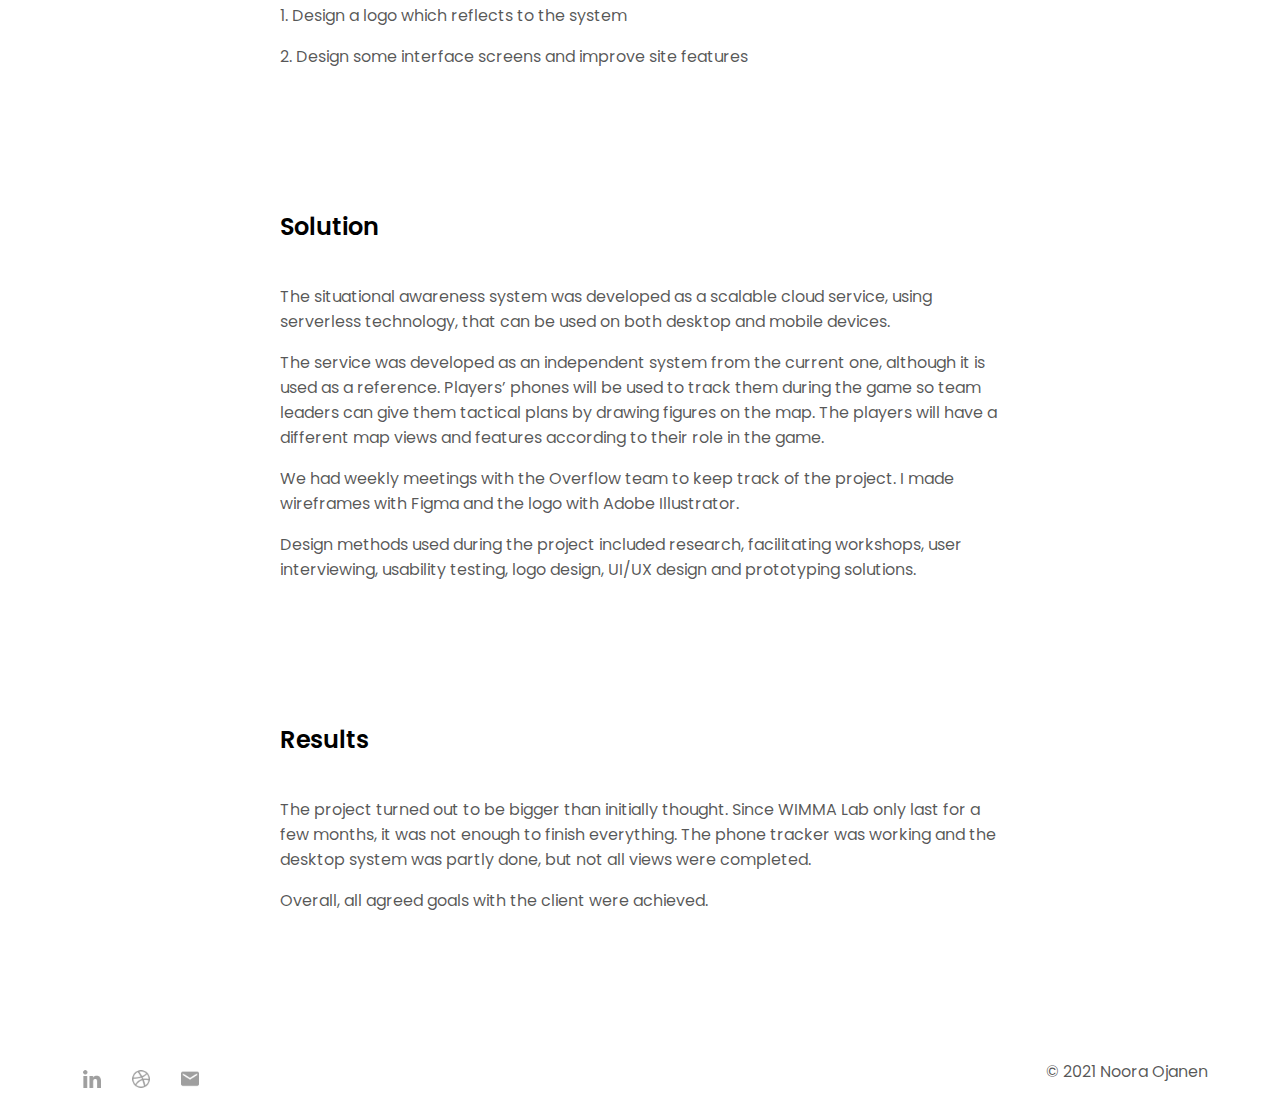
<file: tacs.html>
<!DOCTYPE html>
<html lang="en">
<head>
    <meta charset="UTF-8">
    <meta name="viewport" content="width=device-width, initial-scale=1.0">
    <title>Interface design and logo design for TACS (Tactical Airsoft Command System)</title>
    <link rel="stylesheet" href="css/main.css">
</head>
<body>
    <div class="nav-container">
        <header>
            <a href="index.html" class="logo" alt="logo">Noora Ojanen</a>
            <nav>
                <ul class="nav-ul" id="nav-ul">
                    <li><a href="index.html">Work</a></li>
                    <li><a href="about.html">About</a></li>
                </ul>
            </nav>
        </header>
    </div>

<div class="container center">
    <p>UI/UX Design｜Logo Design</p>
    <h1>Interface design and logo design for situational awareness system for airsoft games</h1>
   </div> 

<div>
    <img class="display-img" src="images/tacs/tacs-hero2.jpg" alt="project-1" style="width: 100%;">
</div><br/><br/>

<div class="">
    <div  class="container">
        <h4>Overview</h4>
        <p>In the summer of 2019 WIMMA Lab's team called Overflow was working on Ehasa's situational awareness system for airsoft games. Ehasa's current system is used to create and manage their airsoft games, but it lacks some features.</p>
        <p>The challenge was to address the issues with the present Ehasa system, and implement an upgraded version with new features, like real time player tracking and using a map to give tactical plans to the players.</p>
        <p>I was part of their team to design the new interface and create a logo for the system. The new system was named as TACS. TACS comes from the words Tactical Airsoft Command System.</p>
        <h4>Client</h4>
        <p>WIMMA Lab client: Ehasa ry</p>
        <h4>Date</h4>
        <p>Summer 2019</p>
        <h4>My role</h4>
        <p>I was responsible for the visuals of the TACS project. I designed the TACS logo and the systems interface. Two developers were involved in the design process. </p>
        <h4>Tools</h4>
        <p>Figma, Adobe Photoshop, Adobe Illustrator, Adobe InDesign</p>
        <h4>More about WIMMA Lab:</h4>
        <a href="https://www.wimmalab.org/" target="_blank">Link to wimmalab.org website</a>
    </div>
</div><br/><br/><br/>

<div class="container">
    <h2 class="title">Background</h2>
    <p>In the summer of 2019 I was working as a Junior Designer trainee in Wimma Lab, which is a two and a half year long project camp in which students of JAMK University of Applied Sciences participate in as trainees. Students solve challenges given by partner companies, research programs, or universities. Depending on the project subject, the goal is to develop production-ready solutions or concept conversions.</p>
    <p>I was part of a team called PengWin Media. The mission was to produce high quality graphics and visualizations for other teams working at WIMMA lab. My work tasks included web development, UX/UI Design, updating social media, photography, digital marketing, SEO and facilitation. </p>
    <p>I worked with team Overflow as a designer to help with their Ehasa project.</p>
</div>

<div class="container">
    <h2 class="title">The challenge</h2>
    <p>The challenge was to address the issues with the present Ehasa system, and implement an upgraded version with new features, like real time player tracking and using a map to give tactical plans to the players.</p><br/>
    <h4>My goals were to:</h4>
    <p>1. Design a logo which reflects to the system</p>
    <p>2. Design some interface screens and improve site features</p>
    </div>

<div class="container">
    <h2 class="title">Solution</h2>
    <p>The situational awareness system was developed as a scalable cloud service, using serverless technology, that can be used on both desktop and mobile devices.</p>
    <p> The service was developed as an independent system from the current one, although it is used as a reference. Players’ phones will be used to track them during the game so team leaders can give them tactical plans by drawing figures on the map. The players will have a different map views and features according to their role in the game.</p>
    <p>We had weekly meetings with the Overflow team to keep track of the project. I made wireframes with Figma and the logo with Adobe Illustrator.</p>
    <p>Design methods used during the project included research, facilitating workshops, user interviewing, usability testing, logo design, UI/UX design and prototyping solutions.</p>
</div>

<div class="container">
    <h2 class="title">Results</h2>
    <p>The project turned out to be bigger than initially thought. Since WIMMA Lab only last for a few months, it was not enough to finish everything. The phone tracker was working and the desktop system was partly done, but not all views were completed.</p>
    <p>Overall, all agreed goals with the client were achieved.</p>
</div><br/><br/>


<footer class="footer">
    <p class=" footer-left">
        <a href="https://www.linkedin.com/in/nooraojanen/" target="_blank"><img src="icons/linkedin-icon.png" alt="linkedin"></a>
        <a href="https://dribbble.com/nooraojanen" target="_blank"><img src="icons/dribbble-icon.png" alt="dribbble"></a>
        <a href="mailto: nooraojanen@gmail.com" target="_blank"><img src="icons/email-icon.png" alt="email"></a>
    </p>
    <p class="footer-right">© 2021 Noora Ojanen</p>
</footer>

<script type="text/javascript" src="script.js" charset="utf-8"></script>
</body>
</html>
</file>
<file: css/main.css>
@import url("https://fonts.googleapis.com/css2?family=Poppins:wght@400;700&display=swap");
body {
  height: 100vh;
  margin: auto;
  font-family: 'Poppins';
  -ms-flex-line-pack: center;
  align-content: center;
  max-width: 1200px;
}

ul {
  list-style-type: none;
  margin: 0;
  padding: 0;
}

a {
  text-decoration: none;
}

img {
  width: 100%;
  height: auto;
}

h1 {
  font-size: 36px;
  font-weight: 400;
  padding-bottom: 40px;
}

h2 {
  font-size: 24px;
  font-weight: 600;
  color: #000000;
  padding-top: 40px;
  margin-bottom: 40px;
}

h3 {
  font-size: 18px;
  font-weight: 400;
}

p {
  font-size: 16px;
  color: #000000a8;
}

.center {
  text-align: center;
}

.overview {
  background-color: rgb(247, 248, 255);
}

.nav-container a {
  color: #000000;
}

.pd-1 {
  padding: 1rem;
  max-width: 1000px;
}

.hamburger {
  background-color: transparent;
  border: 0;
  color: #000000;
  cursor: pointer;
  display: none;
}

.hamburger img {
  height: 20px;
  margin: 0;
  float: right;
}

.hamburger:focus {
  outline: none;
}

.social-media {
  width: 30px;
  float: none;
}

.container {
  padding: 2rem;
  max-width: 720px;
  justify-content: center;
  margin:auto;
}

header {
  display: -webkit-box;
  display: -ms-flexbox;
  display: flex;
  flex-wrap: wrap;
  -webkit-box-pack: justify;
  -ms-flex-pack: justify;
  justify-content: space-between;
  padding: 2em;
  

}

header .logo {
  color: #000000;
}

header nav {
  float: right;
  
}

header nav ul {
  display: -webkit-box;
  display: -ms-flexbox;
  display: flex;
}

header nav ul a {
  display: block;
  padding: 0 1rem;
}

.hero {
  display: -webkit-box;
  display: -ms-flexbox;
  display: flex;
  padding: 2rem 4rem 4rem 2rem;
  font-weight:700;
}

.hero .content-left {
  float: left;
  padding-right: 3rem;
}

.hero .content-right {
  float: right;
}

.hero .content-right .social-media {
  display: block;
}

.hero .content-right .social-media ul {
  display: -webkit-box;
  display: -ms-flexbox;
  display: flex;
  -webkit-box-pack: justify;
  -ms-flex-pack: justify;
  justify-content: space-between;
  width: 4em;
}

.hero .content-right .social-media ul img {
  width: 20px;
  color: pink;
}

.work {
  padding: 2rem;
  max-width: 720px;
}

.work .work-title {
  padding-bottom: 2rem;
}

.hero-button {
  color: #000000;
  background-color: #ffffff;
  border-radius: 5px;
  border: 1px solid #000000;
  padding: 10px 20px 10px 20px;
  margin-right: 1rem;
}

.case-img {
  padding-top: 60px;
  padding-bottom: 60px;
}

.footer {
  padding: 2rem;
  color: #000000;
}

.footer img {
  width: 40px;
  display: flex;
  display: inline;
  padding-right: 5px;
}

.footer img:hover {
  color: #000000 !important;
}

.footer-left {
  float: left;
}

.footer-right {
  float: right;
}

@media screen and (max-width: 767px) {
  /*
  .nav-ul {
    display: none;
    flex-direction: column;
    width: 100%;
  }

  .nav-ul.show {
    display: flex;
  }

  .hamburger {
    display: block;
  }
  }*/


  .logo {
    position: relative;
  }

  .nav-ul {
    position: relative;
  }

  .footer-left {
    float: none;
    display: flex;
    justify-content: center;
  }

  .footer-right {
    float: none;
    display: flex;
    justify-content: center;
  }

  .pd-1 {
    width: 100%;
    height: auto;
  }
}
</file>
